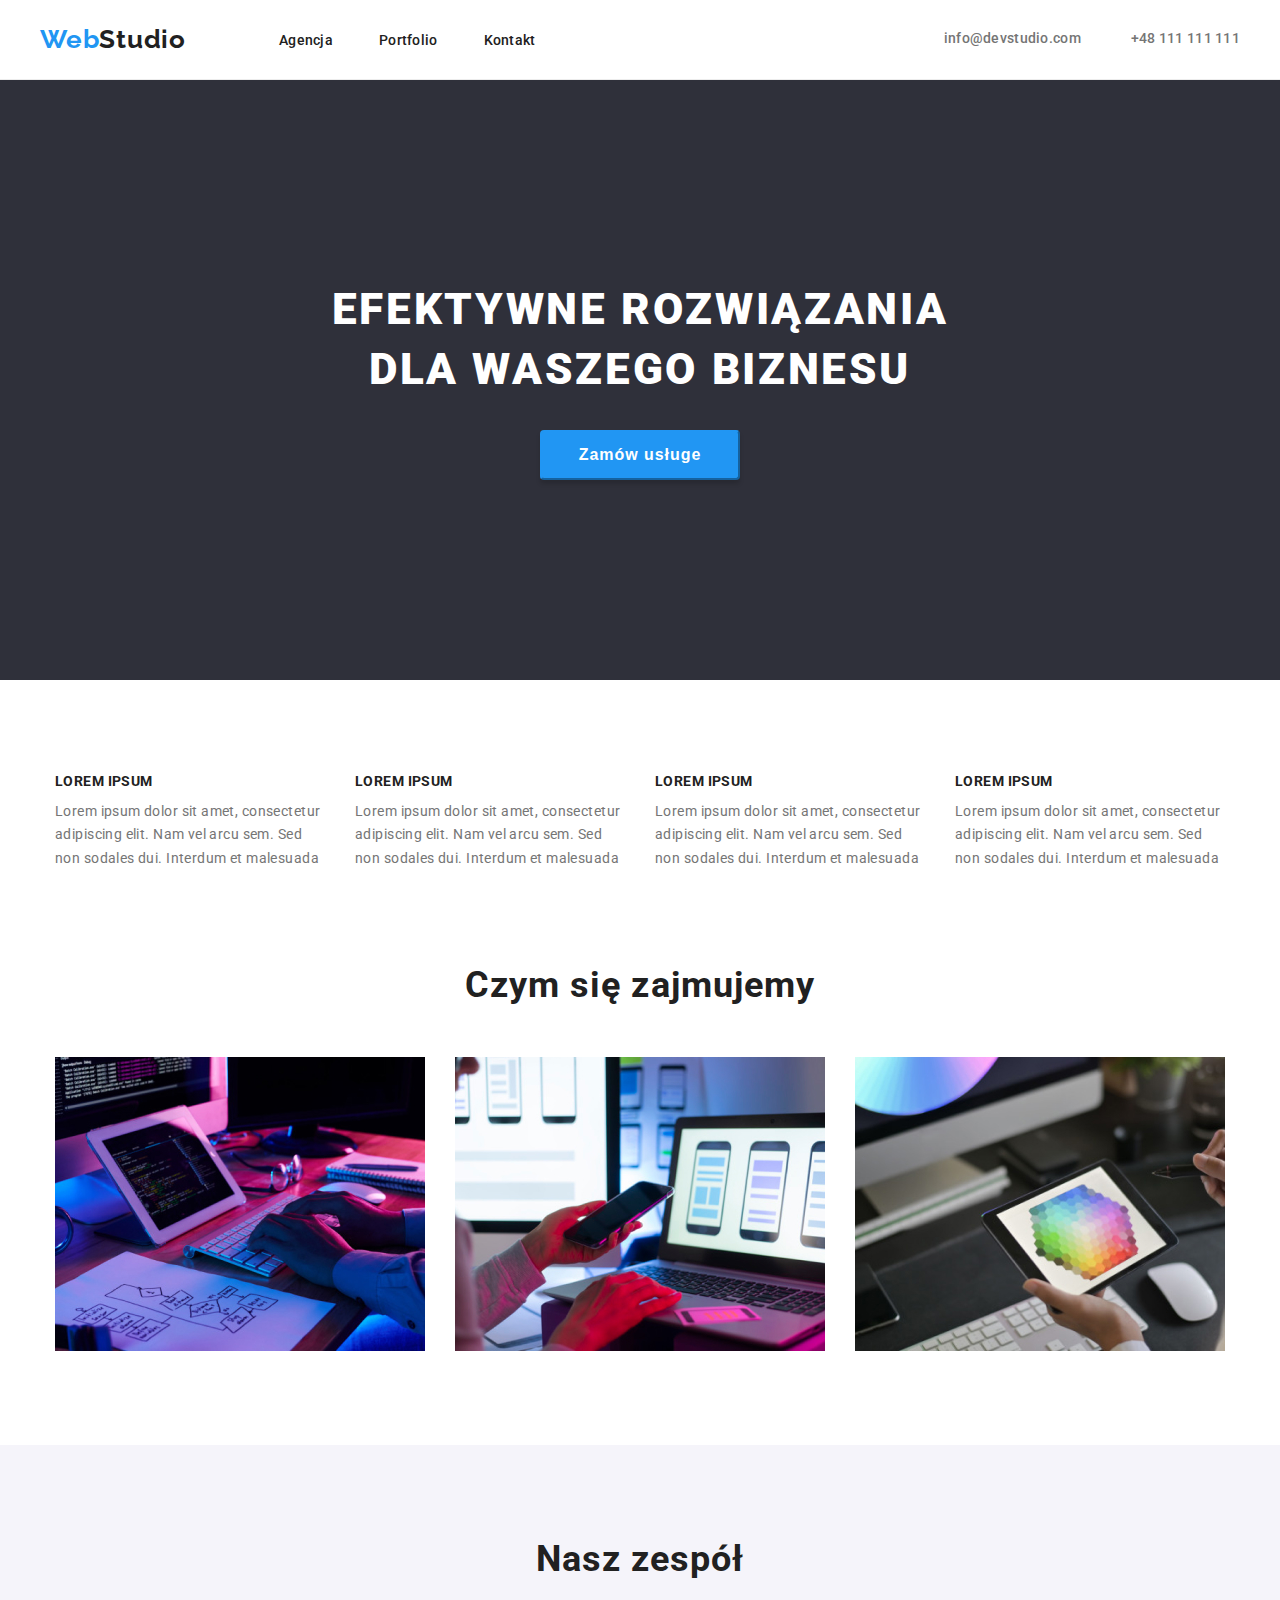
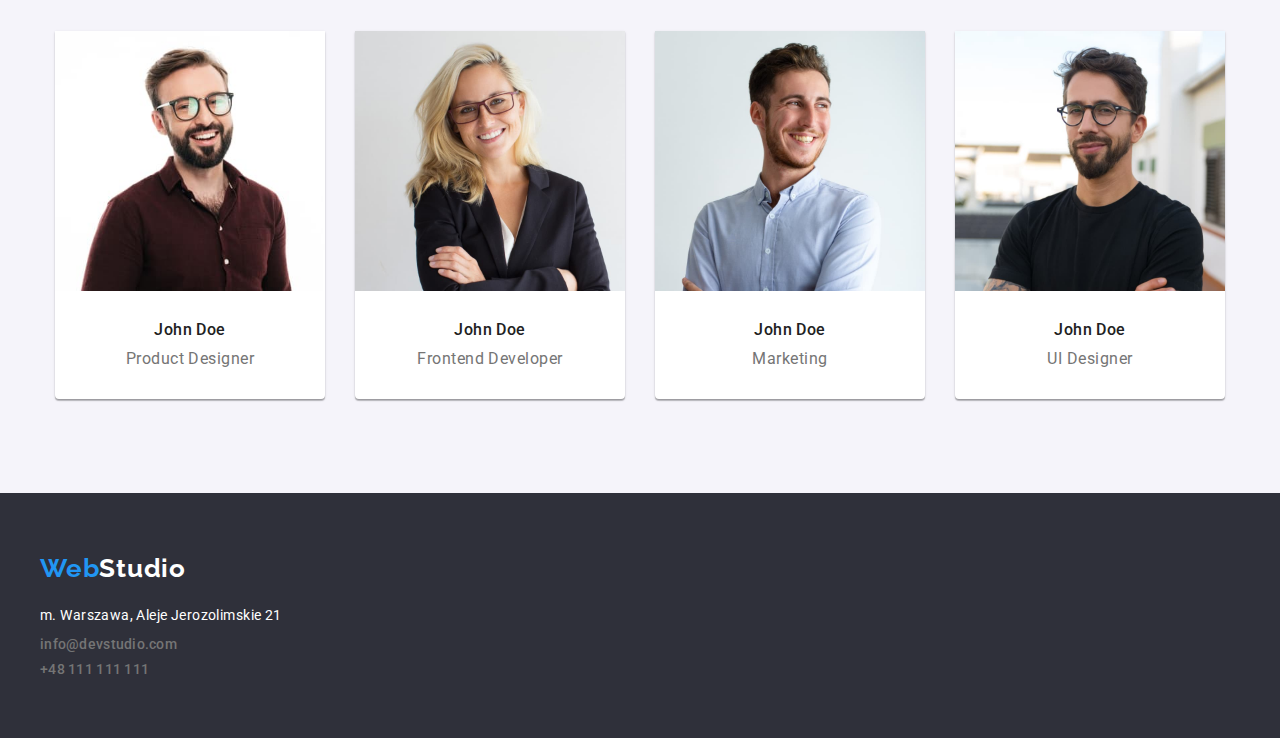
<file: index.html>
<!DOCTYPE html>
<html lang="pl">
    <head>
        <meta charset="UTF-8" />
        <meta http-equiv="X-UA-Compatible" content="IE=edge" />
        <meta name="viewport" content="width=device-width, initial-scale=1.0" />
        <title>WebStudio</title>
        <link
            rel="stylesheet"
            href="https://cdnjs.cloudflare.com/ajax/libs/modern-normalize/1.1.0/modern-normalize.min.css"
            integrity="sha512-wpPYUAdjBVSE4KJnH1VR1HeZfpl1ub8YT/NKx4PuQ5NmX2tKuGu6U/JRp5y+Y8XG2tV+wKQpNHVUX03MfMFn9Q=="
            crossorigin="anonymous"
            referrerpolicy="no-referrer"
        />
        <link rel="stylesheet" href="css/styles.css" />
        <link
            href="https://fonts.googleapis.com/css2?family=Raleway:wght@700&family=Roboto:wght@400;500;700;900&display=swap"
            rel="stylesheet"
        />
    </head>
    <body>
        <div class="container">
            <header class="header-line">
                <div class="header-section">
                    <nav class="header-left">
                        <a href="#" class="logo-header">
                            <h3 class="logo-style">
                                <span class="logo-color">Web</span>Studio
                            </h3></a
                        >
                        <ul class="nav-list">
                            <li>
                                <a href="#agencja" class="nav-links agencja"
                                    >Agencja</a
                                >
                            </li>
                            <li>
                                <a
                                    href="portfolio.html"
                                    class="nav-links portfolio"
                                    >Portfolio</a
                                >
                            </li>
                            <li>
                                <a href="#kontakt" class="nav-links kontakt"
                                    >Kontakt</a
                                >
                            </li>
                        </ul>
                    </nav>
                    <div class="header-right">
                        <a
                            href="mail:info@devstudio.com"
                            class="contact-link-header mail"
                            >info@devstudio.com</a
                        >
                        <a
                            href="tel:+48111111111"
                            class="contact-link-header tel"
                            >+48 111 111 111</a
                        >
                    </div>
                </div>
            </header>
            <main>
                <!--hej hej-->
                <!--sekcja pierwsza-->
                <section id="agencja">
                    <div class="main-board">
                        <h1 class="main-claim">
                            efektywne rozwiązania <br />dla waszego biznesu
                        </h1>
                        <button type="button" class="first-cta">
                            Zamów usługe
                        </button>
                    </div>
                </section>

                <!--sekcja druga-->

                <section id="portfolio">
                    <ul class="article-list">
                        <li class="article-items">
                            <h4 class="article-title">LOREM IPSUM</h4>
                            <p class="article-text">
                                Lorem ipsum dolor sit amet, consectetur
                                adipiscing elit. Nam vel arcu sem. Sed non
                                sodales dui. Interdum et malesuada
                            </p>
                        </li>
                        <li class="article-items">
                            <h4 class="article-title">LOREM IPSUM</h4>
                            <p class="article-text">
                                Lorem ipsum dolor sit amet, consectetur
                                adipiscing elit. Nam vel arcu sem. Sed non
                                sodales dui. Interdum et malesuada
                            </p>
                        </li>
                        <li class="article-items">
                            <h4 class="article-title">LOREM IPSUM</h4>
                            <p class="article-text">
                                Lorem ipsum dolor sit amet, consectetur
                                adipiscing elit. Nam vel arcu sem. Sed non
                                sodales dui. Interdum et malesuada
                            </p>
                        </li>
                        <li class="article-items">
                            <h4 class="article-title">LOREM IPSUM</h4>
                            <p class="article-text">
                                Lorem ipsum dolor sit amet, consectetur
                                adipiscing elit. Nam vel arcu sem. Sed non
                                sodales dui. Interdum et malesuada
                            </p>
                        </li>
                    </ul>

                    <h2 class="section-title-what">Czym się zajmujemy</h2>
                    <div class="photo-links">
                        <img
                            src="images/main/section2/box1.jpg"
                            alt="rece mezczyzny, ktory pracuje na komputerze i korzysta z userflow."
                            width="370"
                            height="294"
                        />
                        <img
                            src="images/main/section2/box2.jpg"
                            alt="kobieta trzyma telefon w reku i patrzy na ekran na trzy rozne uklady kompozycji dla aplikacji."
                            width="370"
                            height="294"
                        />
                        <img
                            src="images/main/section2/box3.jpg"
                            alt="tablet na ktorym wyswiatlana jest paleta kolorow."
                            width="370"
                            height="294"
                        />
                    </div>
                </section>
                <!--sekcja trzecia-->

                <section id="kontakt" class="team-container">
                    <h2 class="section-title-who">Nasz zespół</h2>
                    <ul class="team">
                        <li class="team-item">
                            <img
                                src="images/main/section3/1.jpg"
                                alt="zdjecie osoby John Doe."
                                width="270"
                                height="260"
                            />
                            <p class="person-name">John Doe</p>
                            <p class="person-position">Product Designer</p>
                        </li>
                        <li class="team-item">
                            <img
                                src="images/main/section3/2.jpg"
                                alt="zdjecie osoby John Doe."
                                width="270"
                                height="260"
                            />
                            <p class="person-name">John Doe</p>
                            <p class="person-position">Frontend Developer</p>
                        </li>
                        <li class="team-item">
                            <img
                                src="images/main/section3/3.jpg"
                                alt="zdjecie osoby John Doe."
                                width="270"
                                height="260"
                            />
                            <p class="person-name">John Doe</p>
                            <p class="person-position">Marketing</p>
                        </li>
                        <li class="team-item">
                            <img
                                src="images/main/section3/4.jpg"
                                alt="zdjecie osoby John Doe."
                                width="270"
                                height="260"
                            />
                            <p class="person-name">John Doe</p>
                            <p class="person-position">UI Designer</p>
                        </li>
                    </ul>
                </section>
            </main>
            <footer class="footer-container">
                <div class="footer-section">
                    <a href="#" class="logo-footer"
                        ><h3 class="logo-style">
                            <span class="logo-color">Web</span>Studio
                        </h3>
                    </a>
                    <address class="address-text">
                        m. Warszawa, Aleje Jerozolimskie 21
                    </address>

                    <a
                        href="mail:info@devstudio.com"
                        class="contact-link-footer"
                        >info@devstudio.com</a
                    >
                    <a href="tel:+48111111111" class="contact-link-footer"
                        >+48 111 111 111</a
                    >
                </div>
            </footer>
        </div>
    </body>
</html>
</file>
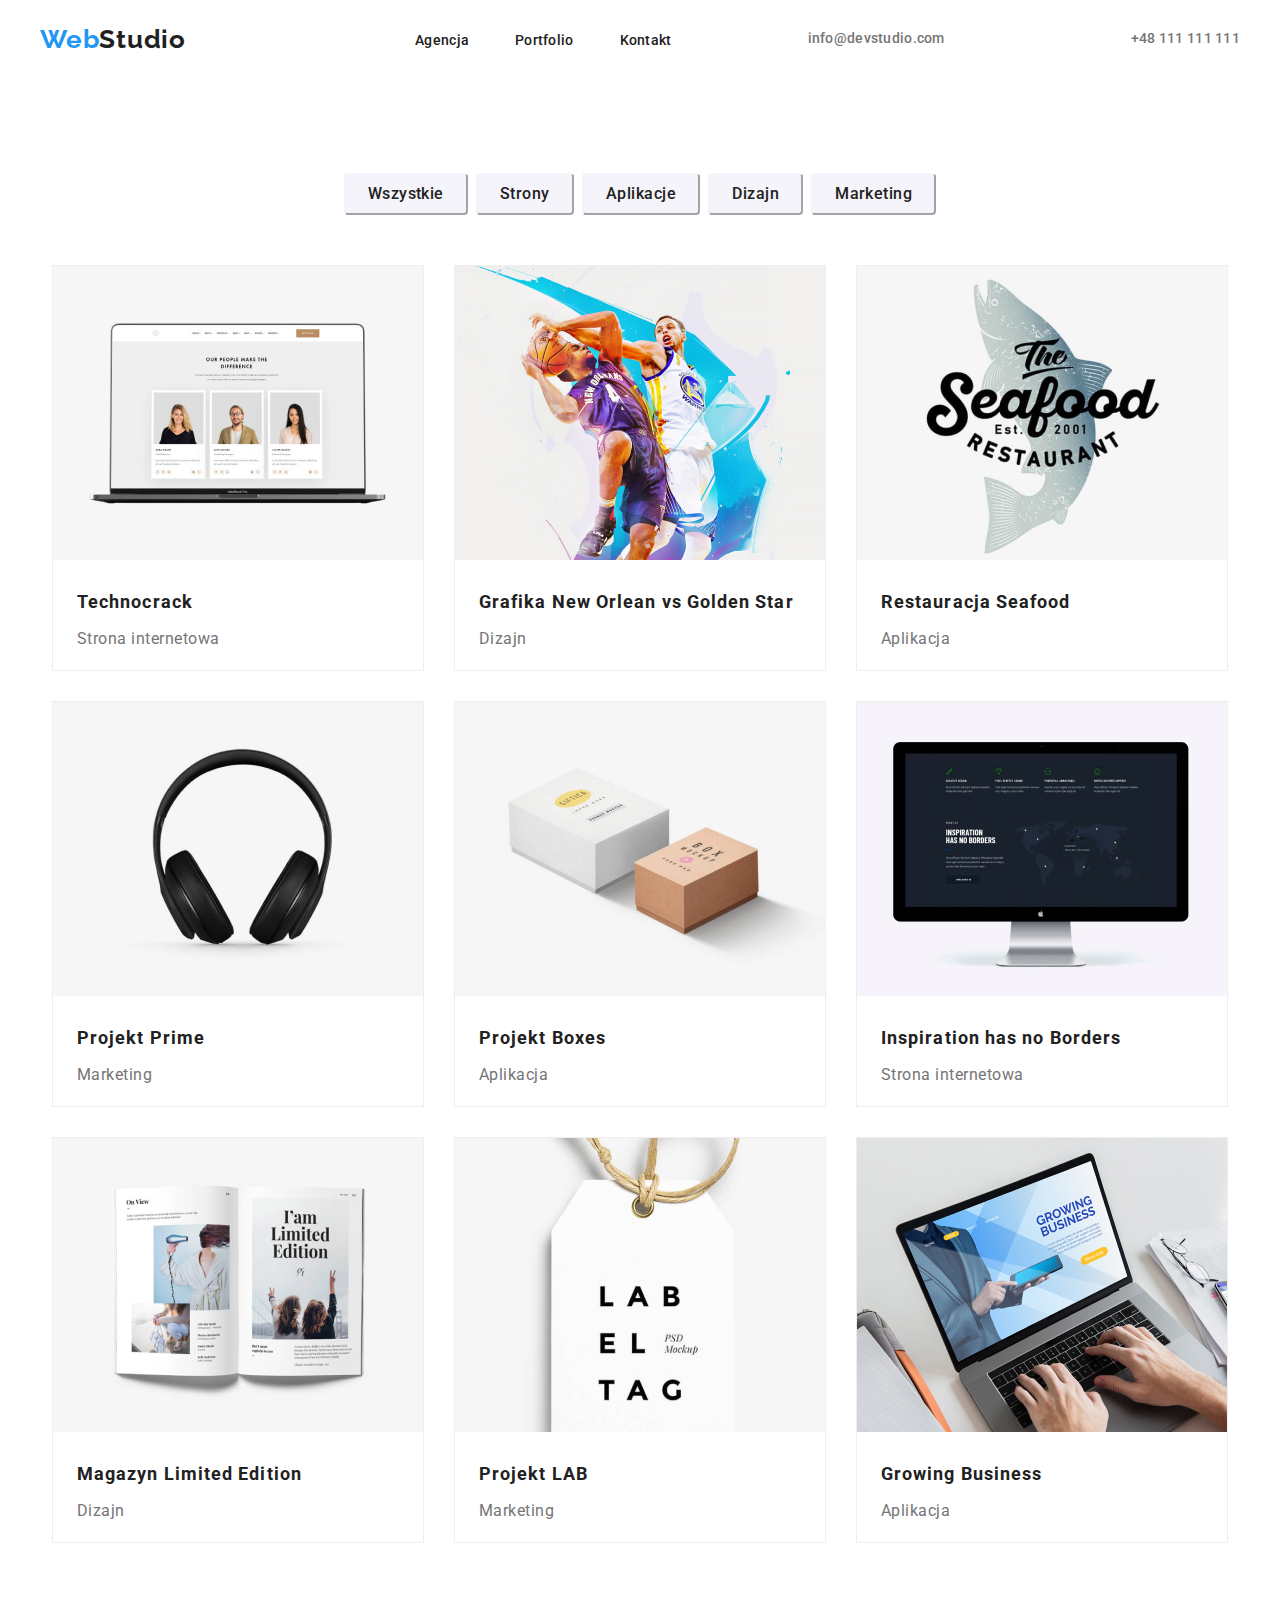
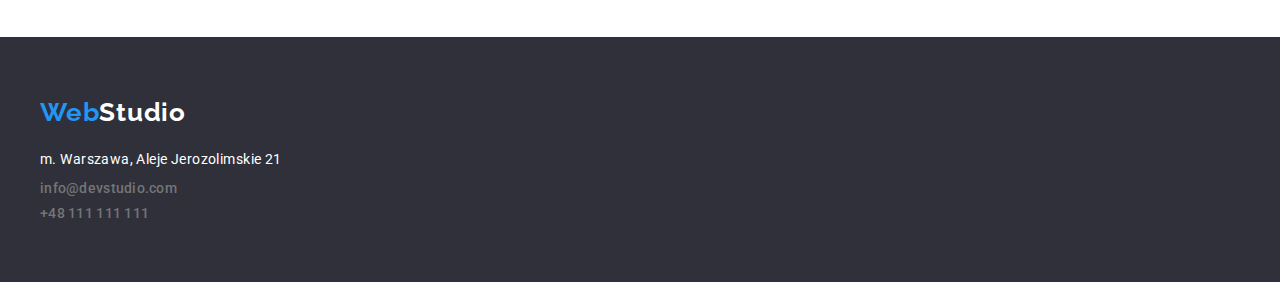
<file: portfolio.html>
<!DOCTYPE html>
<html lang="pl">
    <head>
        <meta charset="UTF-8" />
        <meta http-equiv="X-UA-Compatible" content="IE=edge" />
        <meta name="viewport" content="width=device-width, initial-scale=1.0" />
        <title>WebStudio-Portfolio</title>
        <link rel="stylesheet" href="css/styles.css" />
        <link rel="preconnect" href="https://fonts.googleapis.com" />
        <link rel="preconnect" href="https://fonts.gstatic.com" crossorigin />
        <link
            href="https://fonts.googleapis.com/css2?family=Raleway:wght@700&family=Roboto:wght@400;500;700;900&display=swap"
            rel="stylesheet"
        />
    </head>
    <body>
        <div class="container">
            <header class="header-section">
                <a href="#" class="logo-header">
                    <h3 class="logo-style">
                        <span class="logo-color">Web</span>Studio
                    </h3></a
                >
                <nav>
                    <ul class="nav-list">
                        <li>
                            <a href="#agencja" class="nav-links agencja"
                                >Agencja</a
                            >
                        </li>
                        <li>
                            <a href="portfolio.html" class="nav-links portfolio"
                                >Portfolio</a
                            >
                        </li>
                        <li>
                            <a href="#kontakt" class="nav-links kontakt"
                                >Kontakt</a
                            >
                        </li>
                    </ul>
                </nav>
                <a
                    href="mail:info@devstudio.com"
                    class="contact-link-header mail"
                    >info@devstudio.com</a
                >
                <a href="tel:+48111111111" class="contact-link-header tel"
                    >+48 111 111 111</a
                >
            </header>
            <main>
                <ul class="portfolio-filter">
                    <li>
                        <button
                            type="button"
                            class="portfolio-button-filter pointer"
                        >
                            Wszystkie
                        </button>
                    </li>
                    <li>
                        <button
                            type="button"
                            class="portfolio-button-filter pointer"
                        >
                            Strony
                        </button>
                    </li>
                    <li>
                        <button
                            type="button"
                            class="portfolio-button-filter pointer"
                        >
                            Aplikacje
                        </button>
                    </li>
                    <li>
                        <button
                            type="button"
                            class="portfolio-button-filter pointer"
                        >
                            Dizajn
                        </button>
                    </li>
                    <li>
                        <button
                            type="button"
                            class="portfolio-button-filter pointer"
                        >
                            Marketing
                        </button>
                    </li>
                </ul>
                <section class="projects">
                    <ul class="card-set">
                        <li class="card-item">
                            <div>
                                <img
                                    src="images/main/portoflio/1technologia.jpg"
                                    alt="Laptop z wyswietlona strona internetowa"
                                    width="370"
                                    height="294"
                                />
                                <p class="product-name">Technocrack</p>
                                <p class="product-field">Strona internetowa</p>
                            </div>
                        </li>
                        <li class="card-item">
                            <div>
                                <img
                                    src="images/main/portoflio/2grafika.jpg"
                                    alt="Grafika przedstawia dwóch koszykarzy."
                                    width="370"
                                    height="294"
                                />
                                <p class="product-name">
                                    Grafika New Orlean vs Golden Star
                                </p>
                                <p class="product-field">Dizajn</p>
                            </div>
                        </li>
                        <li class="card-item">
                            <div>
                                <img
                                    src="images/main/portoflio/3restauracja.jpg"
                                    alt="Logo restauracji Seafood"
                                    width="370"
                                    height="294"
                                />
                                <p class="product-name">Restauracja Seafood</p>
                                <p class="product-field">Aplikacja</p>
                            </div>
                        </li>
                        <li class="card-item">
                            <div>
                                <img
                                    src="images/main/portoflio/4projektprime.jpg"
                                    alt="Laptop z wyswietlona strona internetowa"
                                    width="370"
                                    height="294"
                                />
                                <p class="product-name">Projekt Prime</p>
                                <p class="product-field">Marketing</p>
                            </div>
                        </li>
                        <li class="card-item">
                            <div>
                                <img
                                    src="images/main/portoflio/5projektbox.jpg"
                                    alt="Laptop z wyswietlona strona internetowa"
                                    width="370"
                                    height="294"
                                />
                                <p class="product-name">Projekt Boxes</p>
                                <p class="product-field">Aplikacja</p>
                            </div>
                        </li>
                        <li class="card-item">
                            <div>
                                <img
                                    src="images/main/portoflio/6inspiration.jpg"
                                    alt="Laptop z wyswietlona strona internetowa"
                                    width="370"
                                    height="294"
                                />
                                <p class="product-name">
                                    Inspiration has no Borders
                                </p>
                                <p class="product-field">Strona internetowa</p>
                            </div>
                        </li>
                        <li class="card-item">
                            <div>
                                <img
                                    src="images/main/portoflio/7magazyn.jpg"
                                    alt="Laptop z wyswietlona strona internetowa"
                                    width="370"
                                    height="294"
                                />
                                <p class="product-name">
                                    Magazyn Limited Edition
                                </p>
                                <p class="product-field">Dizajn</p>
                            </div>
                        </li>
                        <li class="card-item">
                            <div>
                                <img
                                    src="images/main/portoflio/8projektlab.jpg"
                                    alt="Laptop z wyswietlona strona internetowa"
                                    width="370"
                                    height="294"
                                />
                                <p class="product-name">Projekt LAB</p>
                                <p class="product-field">Marketing</p>
                            </div>
                        </li>
                        <li class="card-item">
                            <div>
                                <img
                                    src="images/main/portoflio/9growing.jpg"
                                    alt="Laptop z wyswietlona strona internetowa"
                                    width="370"
                                    height="294"
                                />
                                <p class="product-name">Growing Business</p>
                                <p class="product-field">Aplikacja</p>
                            </div>
                        </li>
                    </ul>
                </section>
            </main>
            <footer class="footer-container">
                <div class="footer-section">
                    <a href="#" class="logo-footer"
                        ><h3 class="logo-style">
                            <span class="logo-color">Web</span>Studio
                        </h3>
                    </a>
                    <address class="address-text">
                        m. Warszawa, Aleje Jerozolimskie 21
                    </address>

                    <a
                        href="mail:info@devstudio.com"
                        class="contact-link-footer"
                        >info@devstudio.com</a
                    >
                    <a href="tel:+48111111111" class="contact-link-footer"
                        >+48 111 111 111</a
                    >
                </div>
            </footer>
        </div>
    </body>
</html>
</file>
<file: css/styles.css>
:root {
    --brand-color-black: #212121;
    --brand-color-grey: #757575;
    --brand-color-lightgrey: #f5f4fa;
    --brand-color-white: #fff;
    --brand-color-blue: #2196f3;
    --brand-color-dark: #2f303a;
    --border-radius-default: 4px;
}
* {
    margin: 0;
    padding: 0;
}
::after,
::before {
    box-sizing: border-box;
}
body {
    font-family: "Roboto", sans-serif;
    color: var(--brand-color-black);
}
/*hej hej*/
.container {
    display: flex;
    flex-direction: column;
    margin: 0 auto;
    justify-content: center;
}
ul {
    list-style-type: none;
}
.header-line {
    border-bottom: 1px solid #ececec;
}
.header-section {
    display: flex;
    justify-content: space-between;
    align-items: center;
    padding: 24px 0px;
    width: 100%;
    max-width: 1200px;
    margin: auto;
}
.header-left {
    display: flex;
    flex-direction: row;
}
.header-right {
    display: flex;
}
.nav-list {
    display: flex;
    flex-wrap: wrap;
    gap: 46px;
    align-items: center;
    /* width: 254px;
    margin-top: 32px;
    margin-bottom: 32px; */
}

.logo-header {
    font-family: "Raleway";
    font-weight: 700;
    font-size: 26px;
    line-height: 1.19;
    letter-spacing: 0.03em;
    text-decoration: none;
    color: var(--brand-color-black);
}
.logo-style {
    font-size: 26px;
    margin-right: 93px;
}
.logo-color {
    color: var(--brand-color-blue);
    font-size: 26px;
}
.pointer {
    cursor: pointer;
}
.nav-links {
    font-weight: 500;
    font-size: 14px;
    line-height: 1.14;
    letter-spacing: 0.02em;
    text-decoration: none;
    color: var(--brand-color-black);
}

.nav-links:hover {
    color: var(--brand-color-blue);
}

.contact-link-header {
    font-weight: 500;
    font-size: 14px;
    line-height: 1.14;
    letter-spacing: 0.02em;
    text-decoration: none;
    color: var(--brand-color-grey);
}

.contact-link-header:hover {
    color: var(--brand-color-blue);
}
.contact-link-header:focus {
    color: var(--brand-color-blue);
}

.tel {
    padding-left: 50px;
}

.main-board {
    display: flex;
    flex-direction: column;
    background-color: var(--brand-color-dark);
    align-items: center;
    text-align: center;
    align-content: center;
    padding: 200px 0;
}
.main-claim {
    font-weight: 900;
    font-size: 44px;
    line-height: 1.36;
    margin-bottom: 30px;
    letter-spacing: 0.06em;
    text-transform: uppercase;

    color: var(--brand-color-white);
}

.first-cta {
    display: flex;
    align-items: center;
    justify-content: center;
    letter-spacing: 0.06em;

    background: var(--brand-color-blue);
    box-shadow: 0px 4px 4px rgba(0, 0, 0, 0.15);
    border-radius: 4px;
    border-color: var(--brand-color-blue);
    width: 200px;
    height: 50px;

    font-weight: 700;
    font-size: 16px;
    line-height: 1.88;

    letter-spacing: 0.06em;

    color: var(--brand-color-white);
}
.article-list {
    display: flex;
    justify-content: center;
    gap: 30px;
    margin: 94px 0px;
}
.article-items {
    width: 270px;
}
.article-title {
    font-weight: 700;
    font-size: 14px;
    line-height: 1.14;
    letter-spacing: 0.03em;
    text-transform: uppercase;
    margin-bottom: 10px;
}

.article-text {
    font-size: 14px;
    line-height: 1.71;
    letter-spacing: 0.03em;
    color: var(--brand-color-grey);
}

.section-title-what {
    font-weight: 700;
    font-size: 36px;
    line-height: 1.16;
    text-align: center;
    letter-spacing: 0.03em;
    padding-bottom: 50px;
}
.photo-links {
    display: flex;
    justify-content: center;
    gap: 30px;
    margin-bottom: 94px;
}

.section-title-who {
    font-weight: 700;
    font-size: 36px;
    line-height: 1.16;
    text-align: center;
    letter-spacing: 0.03em;
    padding-top: 94px;
}
.person-name {
    font-weight: 500;
    font-size: 16px;
    line-height: 1.18;
    text-align: center;
    letter-spacing: 0.03em;
    margin-top: 30px;
    margin-bottom: 10px;
}
.person-position {
    font-size: 16px;
    line-height: 1.18;
    text-align: center;
    letter-spacing: 0.03em;
    color: var(--brand-color-grey);
}

.team-container {
    display: flex;
    flex-direction: column;
    justify-content: center;
    background: var(--brand-color-lightgrey);
    padding-bottom: 94px;
}
.team {
    display: flex;
    flex-direction: row;
    justify-content: center;
    gap: 30px;
    margin-top: 50px;
}

.team-item {
    display: flex;
    flex-direction: column;

    width: 270px;
    height: 368px;
    left: 215px;

    background: var(--brand-color-white);
    box-shadow: 0px 1px 3px rgba(0, 0, 0, 0.12), 0px 1px 1px rgba(0, 0, 0, 0.14),
        0px 2px 1px rgba(0, 0, 0, 0.2);
    border-radius: 0px 0px 4px 4px;
}
.footer-container {
    display: flex;
    justify-content: center;
    padding: 60px 0;
    background-color: var(--brand-color-dark);
}
.footer-section {
    display: flex;
    flex-direction: column;
    width: 1200px;
}
.logo-footer {
    font-family: "Raleway";
    font-weight: 700;
    font-size: 26px;
    line-height: 1.19;
    letter-spacing: 0.03em;
    text-decoration: none;
    color: var(--brand-color-white);
}
.address-text {
    font-size: 14px;
    line-height: 1.71;
    font-style: normal;
    letter-spacing: 0.03em;

    color: var(--brand-color-white);
    margin-top: 20px;
}

.contact-link-footer {
    font-weight: 500;
    font-size: 14px;
    line-height: 1.14;
    letter-spacing: 0.02em;
    text-decoration: none;
    color: var(--brand-color-grey);
    margin-top: 9px;
}

/* 




portolio.html




*/

.portfolio-filter {
    display: flex;
    flex-direction: row;
    justify-content: center;
    margin-top: 94px;
    gap: 8px;
}

.portfolio-button-filter {
    background: var(--brand-color-lightgrey);
    border-radius: 4px;
    border-color: var(--brand-color-lightgrey);

    font-family: "Roboto";
    font-weight: 500;
    font-size: 16px;
    line-height: 1.62;

    text-align: center;
    letter-spacing: 0.03em;
    padding: 6px 22px 6px 22px;
    color: var(--brand-color);
}
.portfolio-button-filter:hover {
    background-color: var(--brand-color-blue);
    color: var(--brand-color-white);
    box-shadow: 0px 3px 1px rgba(0, 0, 0, 0.1), 0px 1px 2px rgba(0, 0, 0, 0.08),
        0px 2px 2px rgba(0, 0, 0, 0.12);
    border-radius: 4px;
}
.portfolio-button-filter:active {
    background: var(--brand-color-blue);
    box-shadow: 0px 3px 1px rgba(0, 0, 0, 0.1), 0px 1px 2px rgba(0, 0, 0, 0.08),
        0px 2px 2px rgba(0, 0, 0, 0.12);
    border-radius: 4px;
    border-color: var(--brand-color-blue);
    color: var(--brand-color-white);
}
.portfolio-button-filter:focus {
    background-color: var(--brand-color-blue);
    color: var(--brand-color-white);
    box-shadow: 0px 3px 1px rgba(0, 0, 0, 0.1), 0px 1px 2px rgba(0, 0, 0, 0.08),
        0px 2px 2px rgba(0, 0, 0, 0.12);
    border-radius: 4px;
}

.projects {
    display: flex;
    justify-content: center;
    margin-top: 50px;
    margin-bottom: 94px;
}
.card-set {
    display: flex;
    flex-wrap: wrap;
    flex-basis: 1200px;
    justify-content: center;
    gap: 30px;
    list-style: none;
}
.card-item {
    width: 370px;
    height: 404px;
    background: var(--brand-color-white);
    border: 1px solid #eeeeee;
}

.product-name {
    font-weight: 700;
    font-size: 18px;
    line-height: 2;
    text-align: left;
    letter-spacing: 0.06em;
    margin-left: 24px;
    margin-top: 20px;
}

.product-field {
    font-size: 16px;
    line-height: 1.88;
    text-align: left;
    letter-spacing: 0.03em;
    color: var(--brand-color-grey);
    margin-left: 24px;
    margin-top: 4px;
}
</file>
